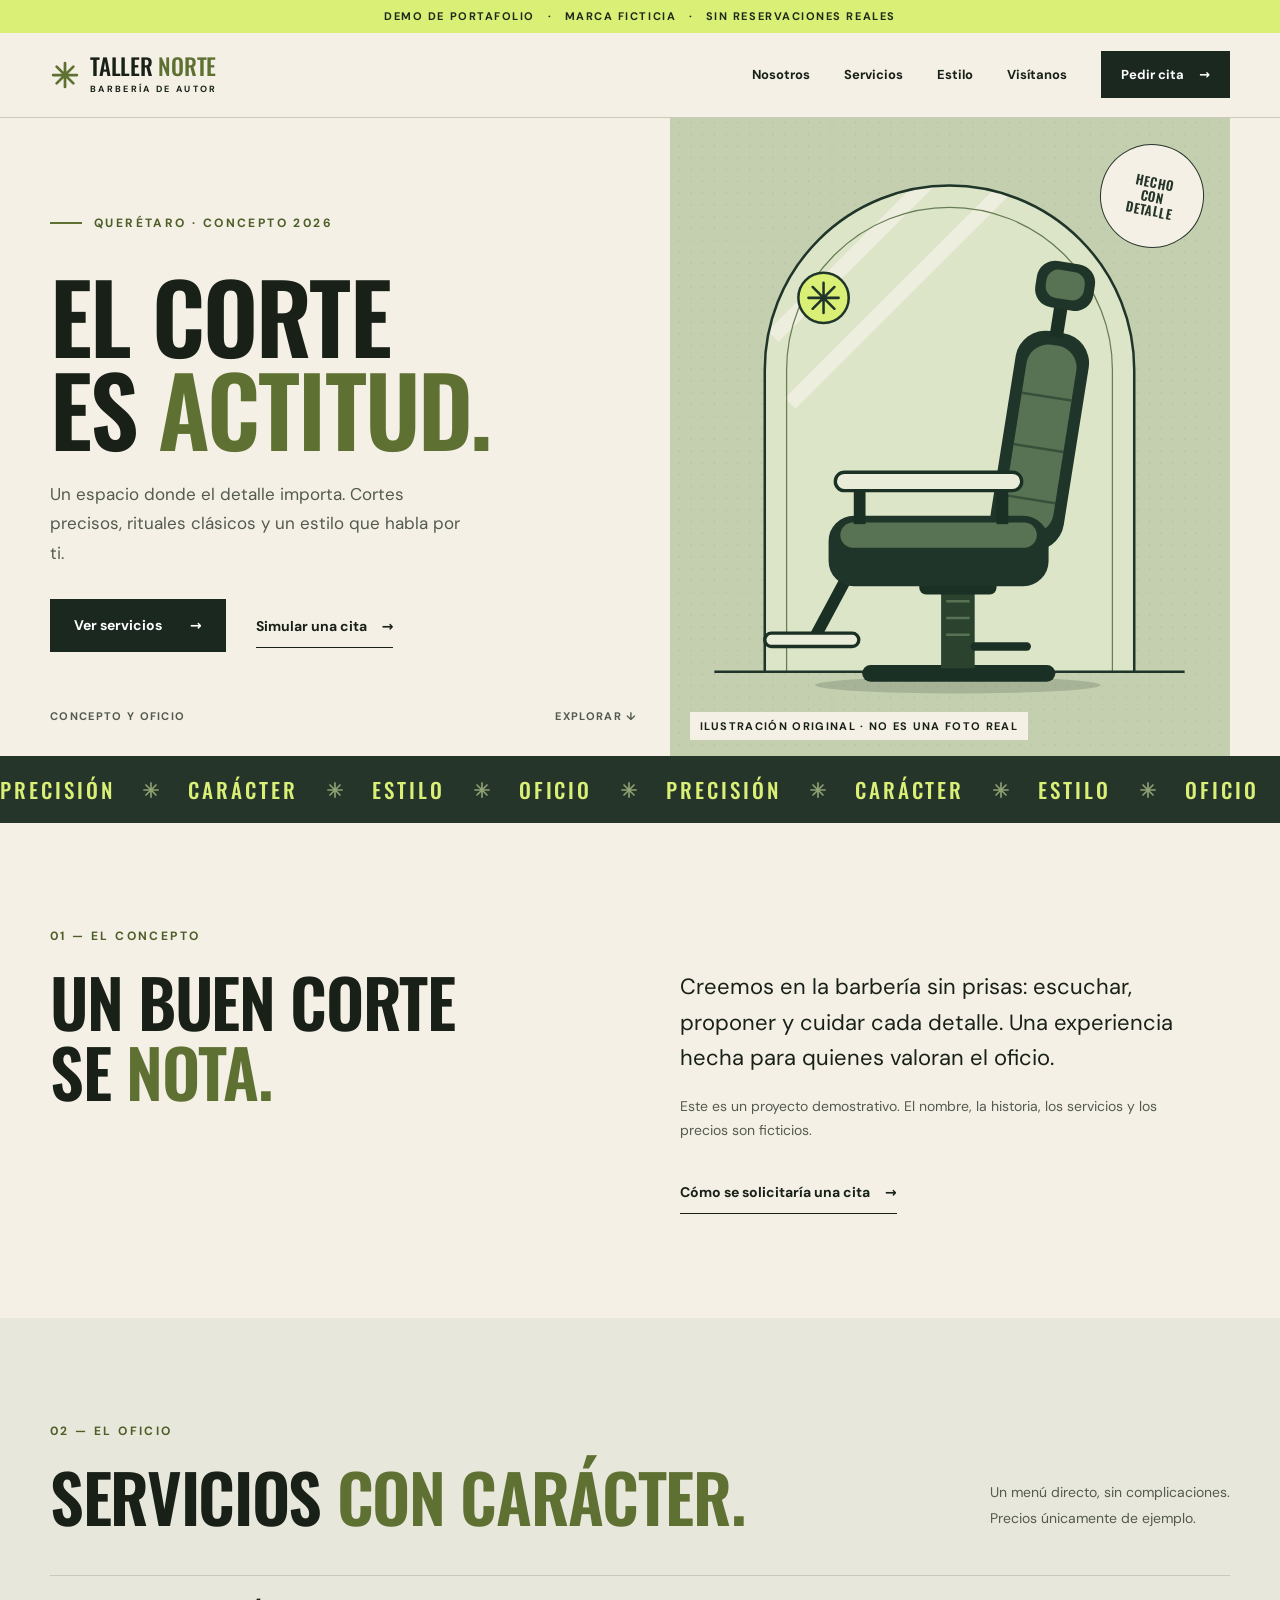
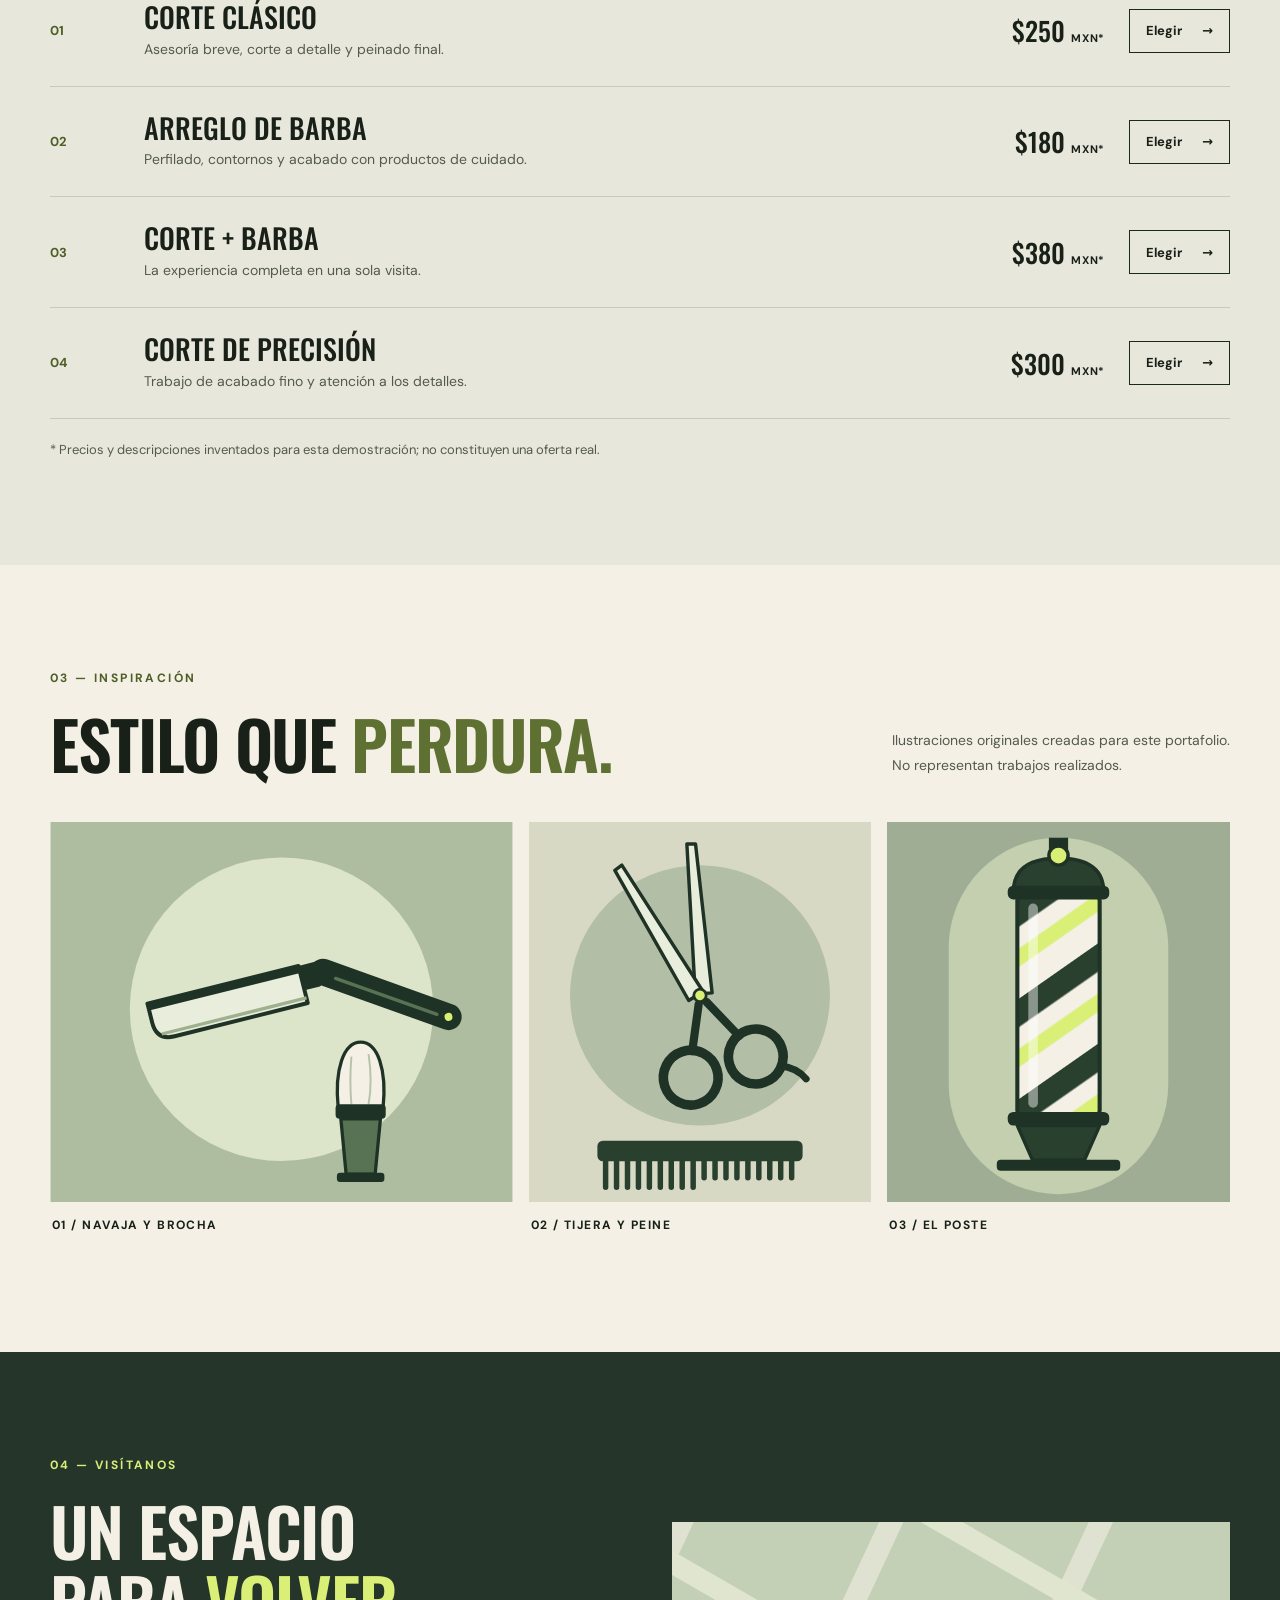
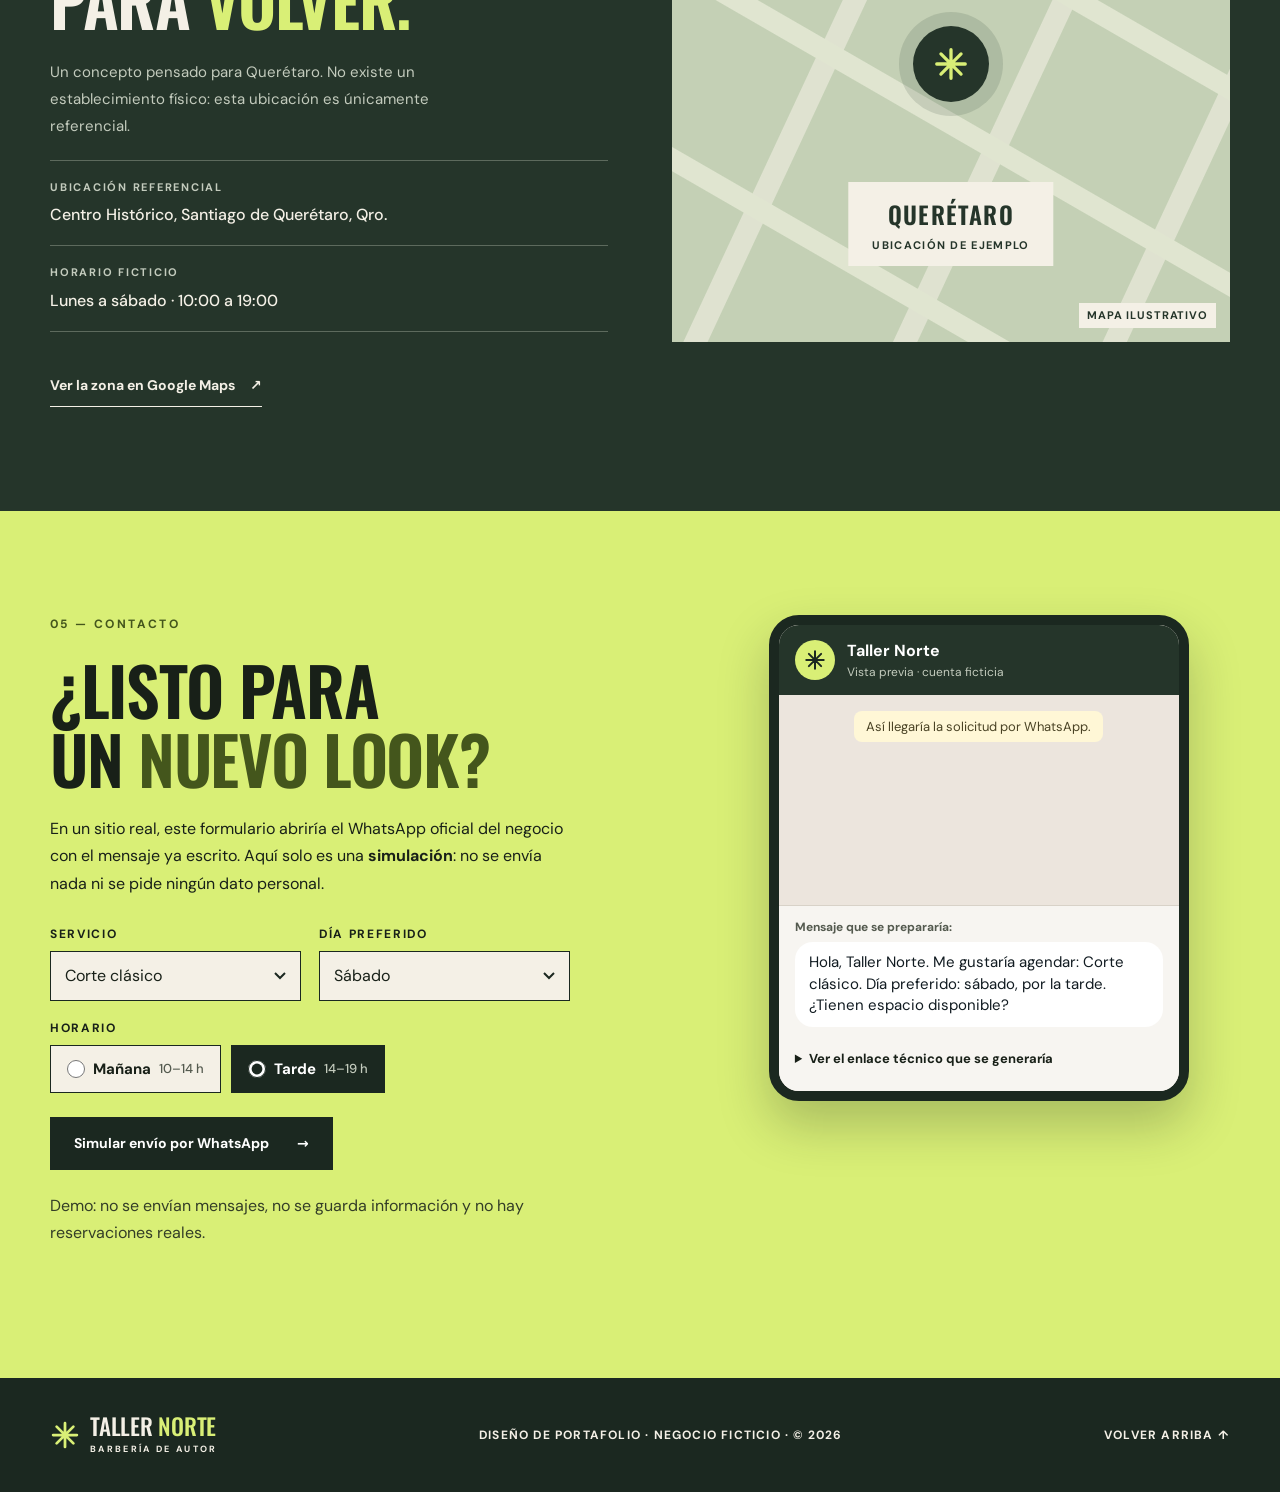
<file: public/index.html>
<!doctype html>
<html lang="es-MX">
<head>
  <meta charset="utf-8">
  <meta name="viewport" content="width=device-width, initial-scale=1">
  <title>Taller Norte · Barbería de autor (demo ficticia)</title>
  <meta name="description" content="Taller Norte es una barbería ficticia en Querétaro creada como demostración de portafolio. Sin reservaciones, precios ni establecimiento reales.">
  <!-- Demo de portafolio: no debe aparecer en buscadores como si fuera un negocio real. -->
  <meta name="robots" content="noindex, nofollow">
  <meta name="theme-color" content="#f4f0e6">

  <!-- Vista previa al compartir el enlace (WhatsApp, Facebook, etc.).
       Tras publicar, cambia og:image por la URL absoluta: https://TU-PROYECTO.pages.dev/assets/og-image.png -->
  <meta property="og:type" content="website">
  <meta property="og:locale" content="es_MX">
  <meta property="og:title" content="Taller Norte · Demo de sitio para barbería">
  <meta property="og:description" content="Concepto ficticio de portafolio: sitio de una página con servicios, ubicación y simulación de contacto por WhatsApp.">
  <meta property="og:image" content="assets/og-image.png">
  <meta property="og:image:width" content="1200">
  <meta property="og:image:height" content="630">
  <meta property="og:image:alt" content="Taller Norte, demostración ficticia de barbería">
  <meta name="twitter:card" content="summary_large_image">

  <link rel="icon" href="assets/favicon.svg" type="image/svg+xml">
  <link rel="apple-touch-icon" href="assets/apple-touch-icon.png">
  <link rel="preload" href="assets/fonts/oswald-latin.woff2" as="font" type="font/woff2" crossorigin>
  <link rel="preload" href="assets/fonts/dm-sans-latin.woff2" as="font" type="font/woff2" crossorigin>
  <link rel="stylesheet" href="styles.css">
  <script src="script.js" defer></script>
</head>
<body>
  <!-- Icono de marca reutilizable (dibujado en SVG para que se vea igual en todos los dispositivos) -->
  <svg class="sprite" aria-hidden="true" focusable="false">
    <symbol id="i-mark" viewBox="0 0 24 24"><path d="M12 2.5v19M2.5 12h19M5.3 5.3l13.4 13.4M18.7 5.3 5.3 18.7" fill="none" stroke="currentColor" stroke-width="2.2" stroke-linecap="round"/></symbol>
  </svg>

  <a class="skip-link" href="#contenido">Saltar al contenido</a>

  <p class="demo-strip">Demo de portafolio <span aria-hidden="true">·</span> Marca ficticia <span aria-hidden="true">·</span> Sin reservaciones reales</p>

  <header class="site-header">
    <div class="wrap header-inner">
      <a class="wordmark" href="#inicio" aria-label="Taller Norte, ir al inicio">
        <svg class="wordmark-icon" aria-hidden="true" focusable="false"><use href="#i-mark"/></svg>
        <span>TALLER <em>NORTE</em><small>BARBERÍA DE AUTOR</small></span>
      </a>
      <button class="nav-toggle" type="button" aria-expanded="false" aria-controls="nav-principal">
        <span class="sr-only">Menú</span>
        <span class="nav-toggle-bars" aria-hidden="true"><span></span><span></span><span></span></span>
      </button>
      <nav class="nav" id="nav-principal" aria-label="Navegación principal">
        <a href="#filosofia">Nosotros</a>
        <a href="#servicios">Servicios</a>
        <a href="#galeria">Estilo</a>
        <a href="#visitanos">Visítanos</a>
        <a class="nav-cta" href="#contacto">Pedir cita <span aria-hidden="true">→</span></a>
      </nav>
    </div>
  </header>

  <main id="contenido">
    <section class="hero" id="inicio" aria-labelledby="hero-title">
      <div class="wrap hero-grid">
        <div class="hero-copy">
          <p class="eyebrow"><span class="eyebrow-line" aria-hidden="true"></span>Querétaro · Concepto 2026</p>
          <h1 id="hero-title">El corte<br>es <i>actitud.</i></h1>
          <p class="hero-desc">Un espacio donde el detalle importa. Cortes precisos, rituales clásicos y un estilo que habla por ti.</p>
          <div class="hero-actions">
            <a href="#servicios" class="btn btn-primary">Ver servicios <span aria-hidden="true">→</span></a>
            <a href="#contacto" class="text-link">Simular una cita <span aria-hidden="true">→</span></a>
          </div>
          <div class="hero-foot">
            <span>Concepto y oficio</span>
            <a href="#filosofia">Explorar <span aria-hidden="true">↓</span></a>
          </div>
        </div>
        <div class="hero-art">
          <img src="assets/hero.svg" alt="Ilustración original de un sillón clásico de barbería frente a un espejo en arco" width="680" height="760" fetchpriority="high">
          <p class="hero-stamp" aria-hidden="true"><span>Hecho<br>con<br>detalle</span></p>
          <p class="art-caption">Ilustración original · No es una foto real</p>
        </div>
      </div>
    </section>

    <div class="ticker" aria-hidden="true">
      <div class="ticker-track">
        <span>Precisión</span><svg><use href="#i-mark"/></svg><span>Carácter</span><svg><use href="#i-mark"/></svg><span>Estilo</span><svg><use href="#i-mark"/></svg><span>Oficio</span><svg><use href="#i-mark"/></svg>
        <span>Precisión</span><svg><use href="#i-mark"/></svg><span>Carácter</span><svg><use href="#i-mark"/></svg><span>Estilo</span><svg><use href="#i-mark"/></svg><span>Oficio</span><svg><use href="#i-mark"/></svg>
      </div>
    </div>

    <section id="filosofia" class="section intro" aria-labelledby="filosofia-title">
      <div class="wrap intro-grid">
        <div>
          <p class="section-label">01 — El concepto</p>
          <h2 id="filosofia-title">Un buen corte<br>se <i>nota.</i></h2>
        </div>
        <div class="intro-text">
          <p class="lead">Creemos en la barbería sin prisas: escuchar, proponer y cuidar cada detalle. Una experiencia hecha para quienes valoran el oficio.</p>
          <p class="note">Este es un proyecto demostrativo. El nombre, la historia, los servicios y los precios son ficticios.</p>
          <a class="underlined" href="#contacto">Cómo se solicitaría una cita <span aria-hidden="true">→</span></a>
        </div>
      </div>
    </section>

    <section id="servicios" class="section services" aria-labelledby="servicios-title">
      <div class="wrap">
        <div class="section-head">
          <div>
            <p class="section-label">02 — El oficio</p>
            <h2 id="servicios-title">Servicios <i>con carácter.</i></h2>
          </div>
          <p>Un menú directo, sin complicaciones.<br>Precios únicamente de ejemplo.</p>
        </div>
        <ul class="service-list">
          <li class="service">
            <span class="service-number" aria-hidden="true">01</span>
            <div class="service-body"><h3>Corte clásico</h3><p>Asesoría breve, corte a detalle y peinado final.</p></div>
            <p class="service-price">$250 <small>MXN*</small></p>
            <a class="service-pick" href="#contacto" data-service="Corte clásico">Elegir<span class="sr-only">: Corte clásico</span> <span aria-hidden="true">→</span></a>
          </li>
          <li class="service">
            <span class="service-number" aria-hidden="true">02</span>
            <div class="service-body"><h3>Arreglo de barba</h3><p>Perfilado, contornos y acabado con productos de cuidado.</p></div>
            <p class="service-price">$180 <small>MXN*</small></p>
            <a class="service-pick" href="#contacto" data-service="Arreglo de barba">Elegir<span class="sr-only">: Arreglo de barba</span> <span aria-hidden="true">→</span></a>
          </li>
          <li class="service">
            <span class="service-number" aria-hidden="true">03</span>
            <div class="service-body"><h3>Corte + barba</h3><p>La experiencia completa en una sola visita.</p></div>
            <p class="service-price">$380 <small>MXN*</small></p>
            <a class="service-pick" href="#contacto" data-service="Corte + barba">Elegir<span class="sr-only">: Corte + barba</span> <span aria-hidden="true">→</span></a>
          </li>
          <li class="service">
            <span class="service-number" aria-hidden="true">04</span>
            <div class="service-body"><h3>Corte de precisión</h3><p>Trabajo de acabado fino y atención a los detalles.</p></div>
            <p class="service-price">$300 <small>MXN*</small></p>
            <a class="service-pick" href="#contacto" data-service="Corte de precisión">Elegir<span class="sr-only">: Corte de precisión</span> <span aria-hidden="true">→</span></a>
          </li>
        </ul>
        <p class="micro">* Precios y descripciones inventados para esta demostración; no constituyen una oferta real.</p>
      </div>
    </section>

    <section id="galeria" class="section gallery" aria-labelledby="galeria-title">
      <div class="wrap">
        <div class="section-head">
          <div>
            <p class="section-label">03 — Inspiración</p>
            <h2 id="galeria-title">Estilo que <i>perdura.</i></h2>
          </div>
          <p>Ilustraciones originales creadas para este portafolio.<br>No representan trabajos realizados.</p>
        </div>
        <div class="gallery-grid">
          <figure class="gallery-big">
            <img loading="lazy" decoding="async" src="assets/style-1.svg" width="700" height="650" alt="Ilustración de una navaja clásica abierta junto a una brocha de afeitar">
            <figcaption>01 / Navaja y brocha</figcaption>
          </figure>
          <figure>
            <img loading="lazy" decoding="async" src="assets/style-2.svg" width="500" height="650" alt="Ilustración de unas tijeras de barbería sobre un peine">
            <figcaption>02 / Tijera y peine</figcaption>
          </figure>
          <figure>
            <img loading="lazy" decoding="async" src="assets/style-3.svg" width="500" height="650" alt="Ilustración de un poste de barbería con franjas diagonales">
            <figcaption>03 / El poste</figcaption>
          </figure>
        </div>
      </div>
    </section>

    <section id="visitanos" class="section visit" aria-labelledby="visitanos-title">
      <div class="wrap visit-grid">
        <div>
          <p class="section-label">04 — Visítanos</p>
          <h2 id="visitanos-title">Un espacio<br>para <i>volver.</i></h2>
          <p class="visit-desc">Un concepto pensado para Querétaro. No existe un establecimiento físico: esta ubicación es únicamente referencial.</p>
          <dl class="visit-info">
            <div><dt>Ubicación referencial</dt><dd>Centro Histórico, Santiago de Querétaro, Qro.</dd></div>
            <div><dt>Horario ficticio</dt><dd>Lunes a sábado · 10:00 a 19:00</dd></div>
          </dl>
          <a class="underlined" href="https://www.google.com/maps/search/?api=1&amp;query=Centro+Hist%C3%B3rico+Quer%C3%A9taro" target="_blank" rel="noopener noreferrer">Ver la zona en Google Maps <span aria-hidden="true">↗</span><span class="sr-only"> (se abre en otra pestaña)</span></a>
        </div>
        <div class="map-panel" role="img" aria-label="Mapa ilustrado y esquemático de la zona referencial en Querétaro; no es un mapa real">
          <div class="map-grid"></div>
          <span class="map-pin"><svg><use href="#i-mark"/></svg></span>
          <span class="map-label">Querétaro<small>Ubicación de ejemplo</small></span>
          <span class="map-corner">Mapa ilustrativo</span>
        </div>
      </div>
    </section>

    <section id="contacto" class="section contact" aria-labelledby="contacto-title">
      <div class="wrap contact-grid">
        <div class="contact-copy">
          <p class="section-label">05 — Contacto</p>
          <h2 id="contacto-title">¿Listo para<br>un <i>nuevo look?</i></h2>
          <p>En un sitio real, este formulario abriría el WhatsApp oficial del negocio con el mensaje ya escrito. Aquí solo es una <strong>simulación</strong>: no se envía nada ni se pide ningún dato personal.</p>

          <form class="sim-form" id="sim-form" novalidate>
            <div class="field">
              <label for="sim-servicio">Servicio</label>
              <select id="sim-servicio" name="servicio">
                <option>Corte clásico</option>
                <option>Arreglo de barba</option>
                <option>Corte + barba</option>
                <option>Corte de precisión</option>
              </select>
            </div>
            <div class="field">
              <label for="sim-dia">Día preferido</label>
              <select id="sim-dia" name="dia">
                <option value="lunes">Lunes</option>
                <option value="martes">Martes</option>
                <option value="miércoles">Miércoles</option>
                <option value="jueves">Jueves</option>
                <option value="viernes">Viernes</option>
                <option value="sábado" selected>Sábado</option>
              </select>
            </div>
            <fieldset class="field field-turno">
              <legend>Horario</legend>
              <label class="chip"><input type="radio" name="turno" value="por la mañana"> Mañana <small>10–14 h</small></label>
              <label class="chip"><input type="radio" name="turno" value="por la tarde" checked> Tarde <small>14–19 h</small></label>
            </fieldset>
            <button class="btn btn-contact" type="submit">Simular envío por WhatsApp <span aria-hidden="true">→</span></button>
          </form>
          <p class="sr-only" id="sim-live" role="status" aria-live="polite"></p>
          <p class="micro">Demo: no se envían mensajes, no se guarda información y no hay reservaciones reales.</p>
        </div>

        <div class="phone" role="group" aria-labelledby="phone-title">
          <div class="phone-head">
            <span class="phone-avatar"><svg aria-hidden="true"><use href="#i-mark"/></svg></span>
            <span><strong id="phone-title">Taller Norte</strong><small>Vista previa · cuenta ficticia</small></span>
          </div>
          <div class="phone-chat" id="sim-chat">
            <p class="chat-notice">Así llegaría la solicitud por WhatsApp.</p>
            <div class="bubble bubble-out" id="sim-sent" hidden>
              <p id="sim-sent-text"></p>
              <span class="bubble-meta"><span id="sim-sent-time"></span> · simulado</span>
            </div>
            <p class="chat-notice chat-notice-warn" id="sim-result" hidden></p>
          </div>
          <div class="phone-compose">
            <p class="compose-label">Mensaje que se prepararía:</p>
            <output class="compose-text" id="sim-preview" for="sim-servicio sim-dia">Hola, Taller Norte. Me gustaría agendar: Corte clásico. Día preferido: sábado, por la tarde. ¿Tienen espacio disponible?</output>
          </div>
          <details class="phone-link">
            <summary>Ver el enlace técnico que se generaría</summary>
            <code id="sim-link">https://wa.me/52XXXXXXXXXX?text=…</code>
            <p>En la versión comercial, <code>52XXXXXXXXXX</code> se sustituye por el número autorizado del negocio. Esta demo no incluye ninguno.</p>
          </details>
        </div>
      </div>
    </section>
  </main>

  <footer class="footer">
    <div class="wrap footer-inner">
      <a class="wordmark" href="#inicio" aria-label="Taller Norte, volver al inicio">
        <svg class="wordmark-icon" aria-hidden="true" focusable="false"><use href="#i-mark"/></svg>
        <span>TALLER <em>NORTE</em><small>BARBERÍA DE AUTOR</small></span>
      </a>
      <p>Diseño de portafolio · Negocio ficticio · © <span id="year">2026</span></p>
      <a href="#inicio">Volver arriba <span aria-hidden="true">↑</span></a>
    </div>
  </footer>
</body>
</html>
</file>
<file: public/styles.css>
/* =========================================================
   Taller Norte — demo de portafolio (marca ficticia)
   Hoja de estilos única. Para adaptar a un cliente, cambia
   primero los tokens de :root.
   ========================================================= */

/* Fuentes autoalojadas (SIL Open Font License, ver assets/fonts/) */
@font-face {
  font-family: "Oswald";
  src: url("assets/fonts/oswald-latin.woff2") format("woff2");
  font-weight: 400 700;
  font-display: swap;
}
@font-face {
  font-family: "DM Sans";
  src: url("assets/fonts/dm-sans-latin.woff2") format("woff2");
  font-weight: 400 700;
  font-display: swap;
}

:root {
  /* Colores (todas las combinaciones de texto cumplen WCAG AA) */
  --ink: #182018;
  --forest: #1b2820;
  --forest-2: #25352a;
  --forest-3: #38513a;
  --paper: #f4f0e6;
  --sand: #e8e7db;
  --sage: #c4cfaf;
  --accent: #d9ef76;
  --olive: #5f7132;        /* texto grande en fondos claros */
  --olive-strong: #4d5e26; /* etiquetas pequeñas en fondos claros */
  --muted: #545a4f;        /* texto secundario en fondos claros */
  --on-dark-muted: #c3cbbd;
  --line: #c9c9ba;

  --font-display: "Oswald", "Arial Narrow", Impact, sans-serif;
  --font-body: "DM Sans", system-ui, -apple-system, "Segoe UI", Roboto, Arial, sans-serif;

  --header-h: 84px;
  --gutter: 32px;
}

/* ---------- Base ---------- */
*, *::before, *::after { box-sizing: border-box; }
html {
  scroll-behavior: smooth;
  scroll-padding-top: var(--header-h);
  -webkit-text-size-adjust: 100%;
}
body {
  margin: 0;
  background: var(--paper);
  color: var(--ink);
  font-family: var(--font-body);
  font-size: 16px;
  line-height: 1.5;
  -webkit-font-smoothing: antialiased;
}
a { color: inherit; text-decoration: none; }
button, input, select { font: inherit; color: inherit; }
img, svg { display: block; max-width: 100%; }
h1, h2, h3, p, figure, dl, dd { margin: 0; }
ul { margin: 0; padding: 0; list-style: none; }

.wrap { width: min(1180px, 100% - var(--gutter) * 2); margin-inline: auto; }
.sprite { position: absolute; width: 0; height: 0; overflow: hidden; }
.sr-only {
  position: absolute; width: 1px; height: 1px; padding: 0; margin: -1px;
  overflow: hidden; clip: rect(0 0 0 0); white-space: nowrap; border: 0;
}
:focus-visible { outline: 3px solid var(--olive); outline-offset: 3px; }
.visit :focus-visible, .footer :focus-visible, .ticker :focus-visible { outline-color: var(--accent); }

.skip-link {
  position: absolute; left: 12px; top: -100px; z-index: 100;
  background: #fff; color: var(--ink); padding: 14px 18px; font-weight: 700;
}
.skip-link:focus { top: 12px; }

/* ---------- Aviso de demo ---------- */
.demo-strip {
  background: var(--accent);
  color: #1f2a19;
  text-align: center;
  font-size: 11px;
  font-weight: 700;
  letter-spacing: .14em;
  text-transform: uppercase;
  padding: 8px 12px;
}
.demo-strip span { margin: 0 8px; }

/* ---------- Encabezado ---------- */
.site-header {
  position: sticky; top: 0; z-index: 20;
  background: rgba(244, 240, 230, .96);
  border-bottom: 1px solid var(--line);
}
@supports (backdrop-filter: blur(8px)) {
  .site-header { background: rgba(244, 240, 230, .86); backdrop-filter: blur(8px); }
}
.header-inner {
  display: flex; align-items: center; justify-content: space-between;
  min-height: var(--header-h);
}
.wordmark {
  display: flex; align-items: center; gap: 10px; min-height: 44px;
  font-family: var(--font-display); font-size: 23px; font-weight: 500;
  letter-spacing: -.01em; line-height: 1;
}
.wordmark em { font-style: normal; color: var(--olive); }
.wordmark small {
  display: block; padding-top: 5px;
  font: 700 9px var(--font-body); letter-spacing: .26em;
}
.wordmark-icon { width: 30px; height: 30px; color: var(--olive); }

.nav { display: flex; align-items: center; gap: 34px; }
.nav > a { font-size: 13px; font-weight: 700; padding: 8px 0; }
.nav > a:not(.nav-cta):hover { color: var(--olive); }
.nav-cta {
  background: var(--forest); color: #fff;
  padding: 14px 20px !important;
  transition: background .2s;
}
.nav-cta:hover { background: var(--forest-3); }
.nav-cta span { margin-left: 12px; }
.nav-toggle { display: none; }

/* ---------- Hero ---------- */
.hero-grid {
  display: grid; grid-template-columns: 1.05fr .95fr;
  min-height: 620px;
}
.hero-copy { padding: 96px 32px 32px 0; display: flex; flex-direction: column; }
.eyebrow, .section-label {
  font-size: 12px; font-weight: 700; letter-spacing: .2em; text-transform: uppercase;
}
.eyebrow { display: flex; align-items: center; color: var(--olive-strong); }
.eyebrow-line { width: 32px; height: 2px; background: var(--olive); margin-right: 12px; flex: none; }
h1, h2 {
  font-family: var(--font-display); font-weight: 600;
  letter-spacing: -.02em; text-transform: uppercase;
}
h1 i, h2 i { font-style: normal; color: var(--olive); }
h1 { font-size: clamp(56px, 7.5vw, 116px); line-height: .97; margin: 36px 0 26px; }
.hero-desc { max-width: 420px; color: var(--muted); font-size: 17px; line-height: 1.75; }
.hero-actions { display: flex; align-items: center; flex-wrap: wrap; gap: 18px 30px; margin-top: 30px; }

.btn {
  display: inline-flex; align-items: center; justify-content: space-between; gap: 28px;
  min-height: 52px; padding: 16px 24px;
  border: 0; cursor: pointer;
  font-size: 14px; font-weight: 700;
  transition: transform .2s, background .2s;
}
.btn:hover { transform: translateY(-2px); }
.btn-primary { background: var(--forest); color: #fff; }
.btn-primary:hover { background: var(--forest-3); }
.text-link, .underlined {
  display: inline-block; font-size: 14px; font-weight: 700;
  border-bottom: 1.5px solid; padding: 13px 0 10px;
}
.text-link span, .underlined span { margin-left: 12px; }
.text-link:hover, .underlined:hover { color: var(--olive); }

.hero-foot {
  display: flex; justify-content: space-between; margin-top: auto; padding-top: 56px;
  font-size: 11px; font-weight: 700; letter-spacing: .12em; text-transform: uppercase; color: var(--muted);
}
.hero-foot a:hover { color: var(--ink); }

.hero-art { position: relative; background: var(--sage); min-height: 600px; overflow: hidden; }
.hero-art > img { position: absolute; inset: 0; width: 100%; height: 100%; object-fit: cover; object-position: center 60%; }
.hero-stamp {
  position: absolute; top: 26px; right: 26px;
  width: 104px; height: 104px; border: 1.5px solid var(--forest-2); border-radius: 50%;
  display: grid; place-items: center; transform: rotate(11deg);
  background: var(--paper); color: var(--forest-2);
  font: 600 13px/1.1 var(--font-display); text-align: center; text-transform: uppercase; letter-spacing: .04em;
}
.art-caption {
  position: absolute; left: 20px; bottom: 16px;
  background: var(--paper); color: var(--ink); padding: 6px 10px;
  font-size: 11px; font-weight: 700; letter-spacing: .12em; text-transform: uppercase;
}

/* ---------- Franja de valores (decorativa) ---------- */
.ticker { background: var(--forest-2); color: var(--accent); overflow: hidden; padding: 18px 0; }
.ticker-track {
  display: flex; align-items: center; width: max-content;
  font: 500 21px var(--font-display); letter-spacing: .14em; text-transform: uppercase; white-space: nowrap;
  animation: ticker 32s linear infinite;
}
.ticker-track > * { margin-right: 28px; } /* margen (no gap) para que el bucle -50% sea exacto */
.ticker-track svg { width: 18px; height: 18px; color: #8fa173; flex: none; }
@keyframes ticker { to { transform: translateX(-50%); } }

/* ---------- Secciones ---------- */
.section { padding: 104px 0; }
.section-label { color: var(--olive-strong); margin-bottom: 22px; }
.section h2 { font-size: clamp(42px, 5.2vw, 76px); line-height: 1.04; }

.intro-grid { display: grid; grid-template-columns: 1fr 1fr; gap: 80px; }
.intro-text { padding-top: 42px; }
.lead { font-size: 22px; line-height: 1.6; max-width: 520px; }
.note { color: var(--muted); font-size: 14px; line-height: 1.7; margin: 20px 0 26px; max-width: 520px; }

.section-head { display: flex; justify-content: space-between; align-items: end; gap: 30px; margin-bottom: 44px; }
.section-head > p { font-size: 14px; line-height: 1.8; color: var(--muted); max-width: 340px; }

/* Servicios */
.services { background: var(--sand); }
.service-list { border-top: 1px solid var(--line); }
.service {
  display: grid; grid-template-columns: 70px 1fr auto auto; align-items: center; gap: 24px;
  padding: 26px 0; border-bottom: 1px solid var(--line);
}
.service-number { font-size: 13px; font-weight: 700; color: var(--olive-strong); }
.service h3 { font: 500 28px/1.1 var(--font-display); text-transform: uppercase; margin-bottom: 6px; }
.service-body p { font-size: 14px; color: var(--muted); }
.service-price { font: 500 26px var(--font-display); white-space: nowrap; }
.service-price small { font: 700 11px var(--font-body); letter-spacing: .06em; }
.service-pick {
  display: inline-flex; align-items: center; gap: 10px; min-height: 44px; padding: 10px 16px;
  border: 1.5px solid var(--forest); font-size: 13px; font-weight: 700;
  transition: background .2s, color .2s;
}
.service-pick:hover { background: var(--forest); color: #fff; }
.micro { font-size: 13px; color: var(--muted); line-height: 1.7; margin-top: 20px; }

/* Galería */
.gallery-grid { display: grid; grid-template-columns: 1.35fr 1fr 1fr; gap: 16px; }
.gallery-grid figure { background: var(--sand); }
.gallery-grid img { width: 100%; height: 380px; object-fit: cover; }
.gallery-grid figcaption {
  padding: 14px 2px; background: var(--paper);
  font-size: 12px; font-weight: 700; letter-spacing: .12em; text-transform: uppercase;
}

/* Visítanos */
.visit { background: var(--forest-2); color: var(--paper); }
.visit .section-label { color: var(--accent); }
.visit h2 i { color: var(--accent); }
.visit-grid { display: grid; grid-template-columns: 1fr 1fr; gap: 64px; align-items: center; }
.visit-desc { max-width: 460px; line-height: 1.8; font-size: 15px; color: var(--on-dark-muted); margin: 24px 0 8px; }
.visit-info { border-top: 1px solid #5d6a5d; margin: 20px 0 30px; }
.visit-info > div { display: flex; flex-direction: column; gap: 8px; padding: 18px 0; border-bottom: 1px solid #5d6a5d; }
.visit-info dt { font-size: 11px; font-weight: 700; letter-spacing: .16em; text-transform: uppercase; color: var(--on-dark-muted); }
.visit-info dd { font-size: 16px; font-weight: 500; }
.visit .underlined:hover { color: var(--accent); }

.map-panel { position: relative; min-height: 420px; overflow: hidden; background: #c4d0b5; }
.map-grid {
  position: absolute; inset: -15%; opacity: .85;
  background:
    repeating-linear-gradient(30deg, transparent 0 74px, #e5e9d5 75px 95px, transparent 96px 170px),
    repeating-linear-gradient(115deg, transparent 0 100px, #e4e6d5 101px 122px, transparent 123px 190px);
}
.map-pin {
  position: absolute; top: 34%; left: 50%; transform: translate(-50%, -50%);
  width: 76px; height: 76px; border-radius: 50%;
  display: grid; place-items: center;
  background: var(--forest-2); color: var(--accent); box-shadow: 0 0 0 14px rgba(40, 59, 43, .14);
}
.map-pin svg { width: 36px; height: 36px; }
.map-label {
  position: absolute; top: 62%; left: 50%; transform: translateX(-50%);
  background: var(--paper); color: var(--forest-2); padding: 14px 24px; text-align: center; white-space: nowrap;
  font: 600 24px var(--font-display); letter-spacing: .05em; text-transform: uppercase;
}
.map-label small { display: block; margin-top: 6px; font: 700 11px var(--font-body); letter-spacing: .12em; }
.map-corner {
  position: absolute; right: 14px; bottom: 14px; background: var(--paper); color: var(--forest-2);
  padding: 4px 8px; font-size: 11px; font-weight: 700; letter-spacing: .08em; text-transform: uppercase;
}

/* ---------- Contacto / simulador ---------- */
.contact { background: var(--accent); }
.contact .section-label { color: #44561c; }
.contact h2 i { color: #44561c; }
.contact-grid { display: grid; grid-template-columns: 1.1fr .9fr; gap: 64px; align-items: start; }
.contact-copy > p:not(.section-label) { max-width: 520px; margin: 22px 0 28px; font-size: 16px; line-height: 1.7; }
.contact .micro { color: #333d27; }

.sim-form { display: grid; grid-template-columns: 1fr 1fr; gap: 18px; max-width: 520px; }
.field { display: flex; flex-direction: column; gap: 8px; min-width: 0; }
.field > label:not(.chip), .field legend { font-size: 12px; font-weight: 700; letter-spacing: .14em; text-transform: uppercase; }
.field select {
  appearance: none; -webkit-appearance: none;
  min-height: 50px; padding: 12px 40px 12px 14px;
  border: 1.5px solid var(--forest); border-radius: 0; background-color: var(--paper);
  background-image: url("data:image/svg+xml,%3Csvg xmlns='http://www.w3.org/2000/svg' viewBox='0 0 12 8'%3E%3Cpath d='M1 1l5 5 5-5' fill='none' stroke='%231b2820' stroke-width='2'/%3E%3C/svg%3E");
  background-repeat: no-repeat; background-position: right 14px center; background-size: 12px;
  font-size: 16px; /* 16px evita el zoom automático de iOS */
  cursor: pointer;
}
.field-turno { grid-column: 1 / -1; border: 0; padding: 0; margin: 0; flex-direction: row; flex-wrap: wrap; gap: 10px; }
.field-turno legend { padding: 0; margin-bottom: 8px; }
.chip {
  display: inline-flex; align-items: center; gap: 8px; min-height: 48px; padding: 10px 16px;
  border: 1.5px solid var(--forest); background: var(--paper); cursor: pointer; font-weight: 700; font-size: 15px;
}
.chip small { font-weight: 500; font-size: 13px; color: var(--muted); }
.chip input { width: 18px; height: 18px; margin: 0; accent-color: var(--forest); }
.chip:has(input:checked) { background: var(--forest); color: #fff; }
.chip:has(input:checked) small { color: var(--on-dark-muted); }
.chip:has(input:focus-visible) { outline: 3px solid var(--forest); outline-offset: 3px; }
.btn-contact { grid-column: 1 / -1; justify-self: start; background: var(--forest); color: #fff; margin-top: 6px; }
.btn-contact:hover { background: var(--forest-3); }

/* Teléfono simulado */
.phone {
  background: #ece5dd; border: 10px solid var(--forest); border-radius: 30px;
  overflow: hidden; box-shadow: 0 24px 50px rgba(27, 40, 32, .25);
  max-width: 420px; width: 100%; justify-self: center;
}
.phone-head { display: flex; align-items: center; gap: 12px; background: var(--forest-2); color: #fff; padding: 14px 16px; }
.phone-head strong { display: block; font-size: 16px; }
.phone-head small { display: block; font-size: 12px; color: var(--on-dark-muted); }
.phone-avatar { width: 40px; height: 40px; border-radius: 50%; background: var(--accent); color: var(--forest); display: grid; place-items: center; flex: none; }
.phone-avatar svg { width: 22px; height: 22px; }
.phone-chat { min-height: 210px; padding: 16px; display: flex; flex-direction: column; gap: 12px; }
.chat-notice {
  align-self: center; max-width: 92%; text-align: center;
  background: #fff7d6; color: #4a4325; padding: 6px 12px; border-radius: 8px; font-size: 13px;
}
.chat-notice-warn { background: #fff; color: var(--ink); border: 1px dashed #8a8f80; }
.bubble { max-width: 88%; padding: 10px 12px 6px; border-radius: 10px; font-size: 15px; line-height: 1.45; box-shadow: 0 1px 1px rgba(0, 0, 0, .12); }
.bubble-out { align-self: flex-end; background: #d9fdd3; color: #111b21; border-top-right-radius: 2px; }
.bubble-meta { display: block; text-align: right; font-size: 11px; color: #4d5a52; margin-top: 4px; }
.phone-compose { background: #f7f5f1; padding: 12px 16px 14px; border-top: 1px solid #d8d2c8; }
.compose-label { font-size: 12px; font-weight: 700; color: var(--muted); margin-bottom: 6px; }
.compose-text { display: block; background: #fff; border-radius: 18px; padding: 10px 14px; font-size: 15px; line-height: 1.45; color: #111b21; }
.phone-link { background: #f7f5f1; padding: 0 16px 14px; font-size: 13px; color: var(--muted); }
.phone-link summary { cursor: pointer; font-weight: 700; color: var(--ink); padding: 8px 0; }
.phone-link code { display: block; overflow-wrap: anywhere; background: #fff; border: 1px solid #d8d2c8; padding: 8px; margin: 4px 0 8px; font-size: 12px; color: var(--ink); }
.phone-link p code { display: inline; padding: 1px 4px; margin: 0; border: 0; }

/* ---------- Pie ---------- */
.footer { background: var(--forest); color: var(--paper); padding: 34px 0; }
.footer .wordmark em, .footer .wordmark-icon { color: var(--accent); }
.footer-inner { display: flex; align-items: center; justify-content: space-between; gap: 20px 28px; flex-wrap: wrap; }
.footer-inner > p, .footer-inner > a:last-child { font-size: 12px; font-weight: 700; letter-spacing: .1em; text-transform: uppercase; }
.footer-inner > a:last-child { padding: 14px 0; }
.footer-inner > a:last-child:hover { color: var(--accent); }

/* =========================================================
   Responsivo
   ========================================================= */
@media (max-width: 1060px) {
  .nav { gap: 22px; }
  .contact-grid { grid-template-columns: 1fr; }
  .phone { justify-self: start; }
}

@media (max-width: 900px) {
  :root { --header-h: 68px; --gutter: 20px; }

  .nav-toggle {
    display: grid; place-items: center; width: 48px; height: 48px; margin-right: -8px;
    background: none; border: 0; cursor: pointer;
  }
  .nav-toggle-bars { display: grid; gap: 5px; }
  .nav-toggle-bars span { width: 24px; height: 2px; background: var(--forest); transition: transform .2s, opacity .2s; }
  .nav-toggle[aria-expanded="true"] .nav-toggle-bars span:nth-child(1) { transform: translateY(7px) rotate(45deg); }
  .nav-toggle[aria-expanded="true"] .nav-toggle-bars span:nth-child(2) { opacity: 0; }
  .nav-toggle[aria-expanded="true"] .nav-toggle-bars span:nth-child(3) { transform: translateY(-7px) rotate(-45deg); }

  .nav {
    display: none; position: absolute; left: 0; right: 0; top: 100%;
    flex-direction: column; align-items: stretch; gap: 0;
    background: var(--paper); padding: 8px var(--gutter) 20px;
    border-bottom: 1px solid var(--line); box-shadow: 0 16px 24px rgba(0, 0, 0, .12);
  }
  .nav.is-open { display: flex; }
  .nav > a { font-size: 16px; padding: 16px 4px; border-bottom: 1px solid var(--line); }
  .nav > a.nav-cta { margin-top: 14px; border-bottom: 0; text-align: center; }

  .hero-grid { grid-template-columns: 1fr; min-height: 0; }
  .hero-copy { padding: 56px 0 40px; }
  .hero-foot { display: none; }
  .hero-art { min-height: 0; aspect-ratio: 680 / 700; max-height: 600px; }

  .section { padding: 72px 0; }
  .intro-grid, .visit-grid { grid-template-columns: 1fr; gap: 32px; }
  .intro-text { padding-top: 0; }
  .section-head { flex-direction: column; align-items: start; }

  .gallery-grid { grid-template-columns: 1fr 1fr; }
  .gallery-big { grid-column: span 2; }
  .gallery-grid img { height: 340px; }

  .ticker-track { font-size: 17px; }
}

@media (max-width: 560px) {
  .demo-strip { font-size: 11px; letter-spacing: .08em; }
  .demo-strip span { margin: 0 4px; }
  .wordmark { font-size: 20px; }
  .wordmark-icon { width: 26px; height: 26px; }
  h1 { font-size: clamp(50px, 16vw, 72px); }
  .hero-actions { flex-direction: column; align-items: flex-start; }
  .hero-stamp { width: 78px; height: 78px; top: 16px; right: 16px; font-size: 10px; }
  .art-caption { left: 12px; bottom: 12px; font-size: 11px; letter-spacing: .08em; }
  .section h2 { font-size: clamp(38px, 12vw, 50px); }
  .lead { font-size: 19px; }

  .service { grid-template-columns: 1fr auto; gap: 8px 16px; padding: 22px 0; }
  .service-number { display: none; }
  .service-body { grid-column: 1 / -1; }
  .service h3 { font-size: 23px; }
  .service-price { font-size: 22px; }

  .gallery-grid { gap: 10px; }
  .gallery-grid img { height: 220px; }
  .gallery-grid .gallery-big img { height: 280px; }
  .gallery-grid figcaption { font-size: 11px; letter-spacing: .06em; }

  .map-panel { min-height: 320px; }
  .map-label { font-size: 20px; padding: 12px 18px; }

  .sim-form { grid-template-columns: 1fr; }
  .btn-contact { justify-self: stretch; }
  .phone { border-width: 8px; border-radius: 24px; }

  .footer-inner { flex-direction: column; align-items: flex-start; }
}

/* Movimiento reducido: sin animaciones ni desplazamiento suave */
@media (prefers-reduced-motion: reduce) {
  html { scroll-behavior: auto; }
  *, *::before, *::after { transition-duration: .01ms !important; animation: none !important; }
  .ticker-track { width: auto; flex-wrap: wrap; justify-content: center; white-space: normal; }
  .ticker-track > :nth-child(n + 9) { display: none; }
}
</file>
